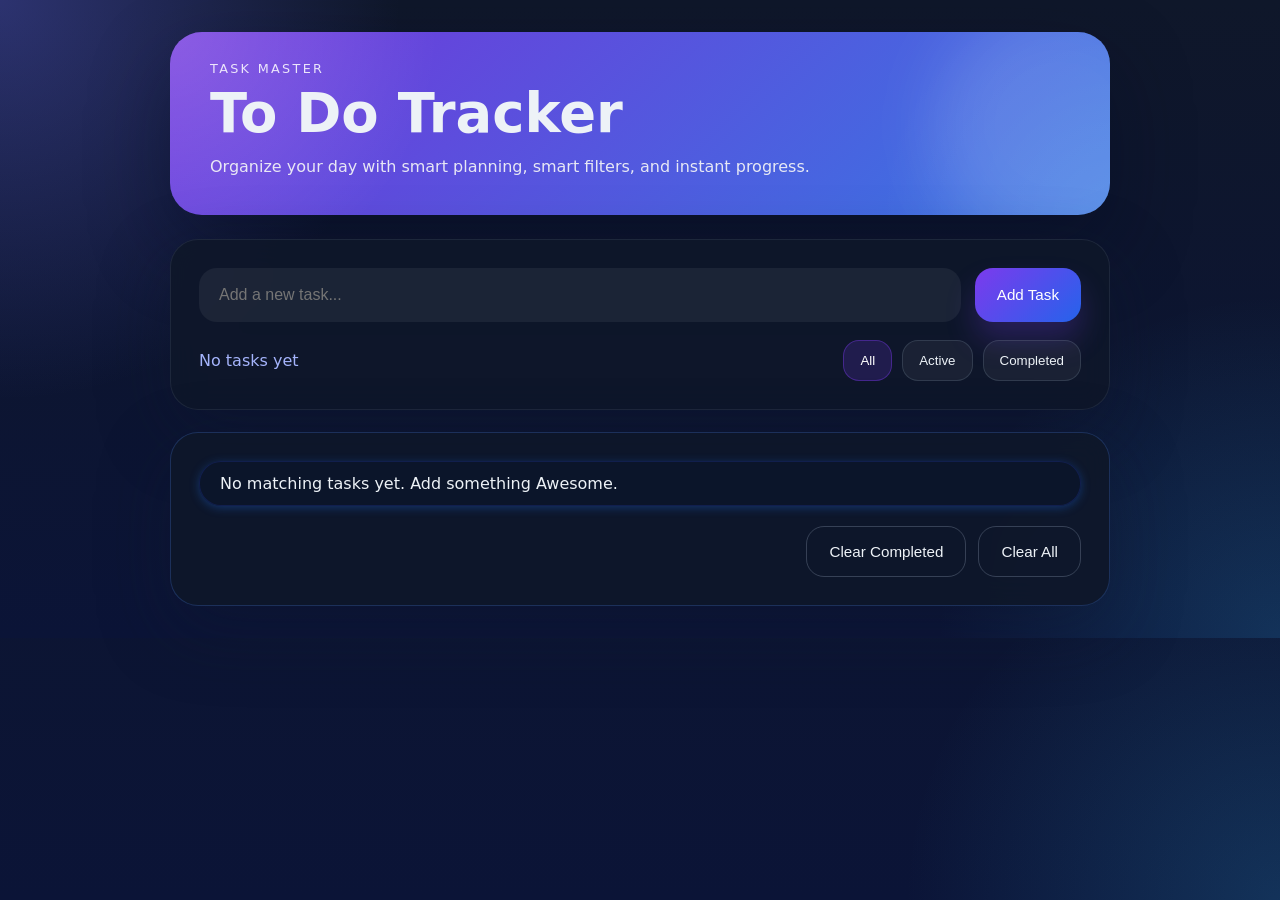
<file: index.html>
﻿<!DOCTYPE html>
<html lang="en">
<head>
    <meta charset="UTF-8">
    <meta name="viewport" content="width=device-width, initial-scale=1.0">
    <title>To Do Tracker</title>
    <link rel="icon" href="images/favicon.ico">
    <link rel="preload" href="CSS/style.css" as="style" type="text/css">
    <link rel="stylesheet" href="CSS/style.css" type="text/css">
</head>
<body>
    <div id="cursor"></div>

    <div class="app-shell" aria-hidden="true" hidden>
        <header class="hero">
            <div class="hero-copy">
                <p class="eyebrow">Task Master</p>
                <h1>To Do Tracker</h1>
                <p class="subtitle">Organize your day with smart planning, smart filters, and instant progress.</p>
            </div>
            <div class="hero-figure" aria-hidden="true"></div>
        </header>
        
        <main class="tracker">
            <section class="input-card">
                <div class="input-row">
                    <input id="taskInput" type="text" placeholder="Add a new task..." aria-label="New task">
                    <button id="addButton" class="btn-primary">Add Task</button>
                </div>
                <div class="status-bar">
                    <span id="countLabel">0 tasks</span>
                    
                    <div class="toggle-group" role="group" aria-label="Task filters">
                        <button class="filter-btn active" data-filter="all">All</button>
                        <button class="filter-btn" data-filter="active">Active</button>
                        <button class="filter-btn" data-filter="completed">Completed</button>
                    </div>
                </div>
            </section>
            <section class="todo-card">
                <ul id="todoList" class="todo-list" aria-live="polite"></ul>
                <div class="todo-actions">
                    <button id="clearCompleted" class="btn-outline">Clear Completed</button>
                    <button id="clearAll" class="btn-outline">Clear All</button>
                </div>
            </section>
        </main>
    </div>
    <script src="JS/script.js" defer></script>
</body>
</html>
</file>
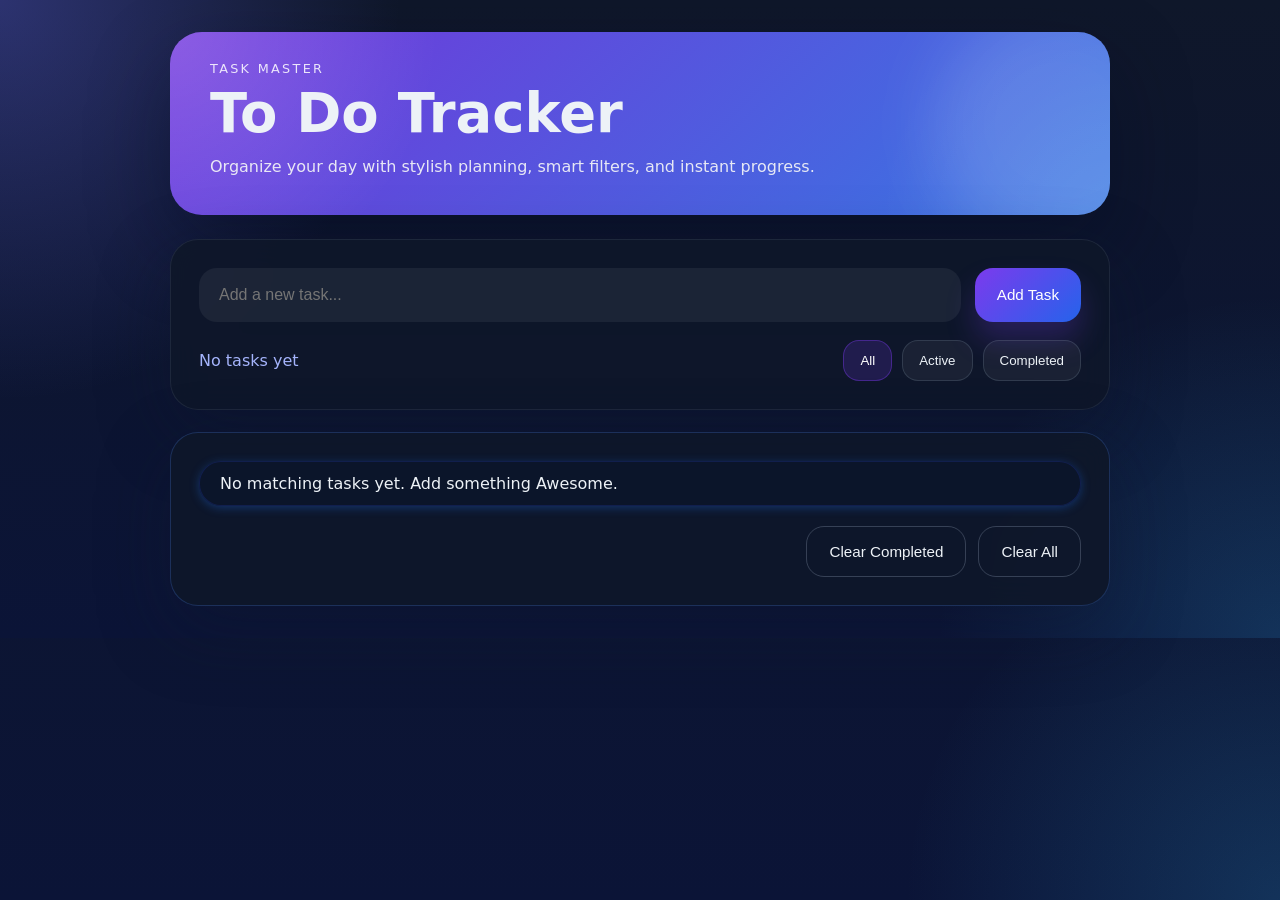
<file: idex.html>
﻿<!DOCTYPE html>
<html lang="en">
<head>
    <meta charset="UTF-8">
    <meta name="viewport" content="width=device-width, initial-scale=1.0">
    <title>To Do Tracker</title>
    <link rel="stylesheet" href="CSS/style.css">
</head>
<body>
    <div class="app-shell" aria-hidden="true" hidden>
        <header class="hero">
            <div class="hero-copy">
                <p class="eyebrow">Task Master</p>
                <h1>To Do Tracker</h1>
                <p class="subtitle">Organize your day with stylish planning, smart filters, and instant progress.</p>
            </div>
            <div class="hero-figure" aria-hidden="true"></div>
        </header>
        
        <main class="tracker">
            <section class="input-card">
                <div class="input-row">
                    <input id="taskInput" type="text" placeholder="Add a new task..." aria-label="New task">
                    <button id="addButton" class="btn-primary">Add Task</button>
                </div>
                <div class="status-bar">
                    <span id="countLabel">0 tasks</span>
                    
                    <div class="toggle-group" role="group" aria-label="Task filters">
                        <button class="filter-btn active" data-filter="all">All</button>
                        <button class="filter-btn" data-filter="active">Active</button>
                        <button class="filter-btn" data-filter="completed">Completed</button>
                    </div>
                </div>
            </section>
            <section class="todo-card">
                <ul id="todoList" class="todo-list" aria-live="polite"></ul>
                <div class="todo-actions">
                    <button id="clearCompleted" class="btn-outline">Clear Completed</button>
                    <button id="clearAll" class="btn-outline">Clear All</button>
                </div>
            </section>
        </main>
    </div>
    <script src="JS/script.js"></script>
</body>
</html>
</file>
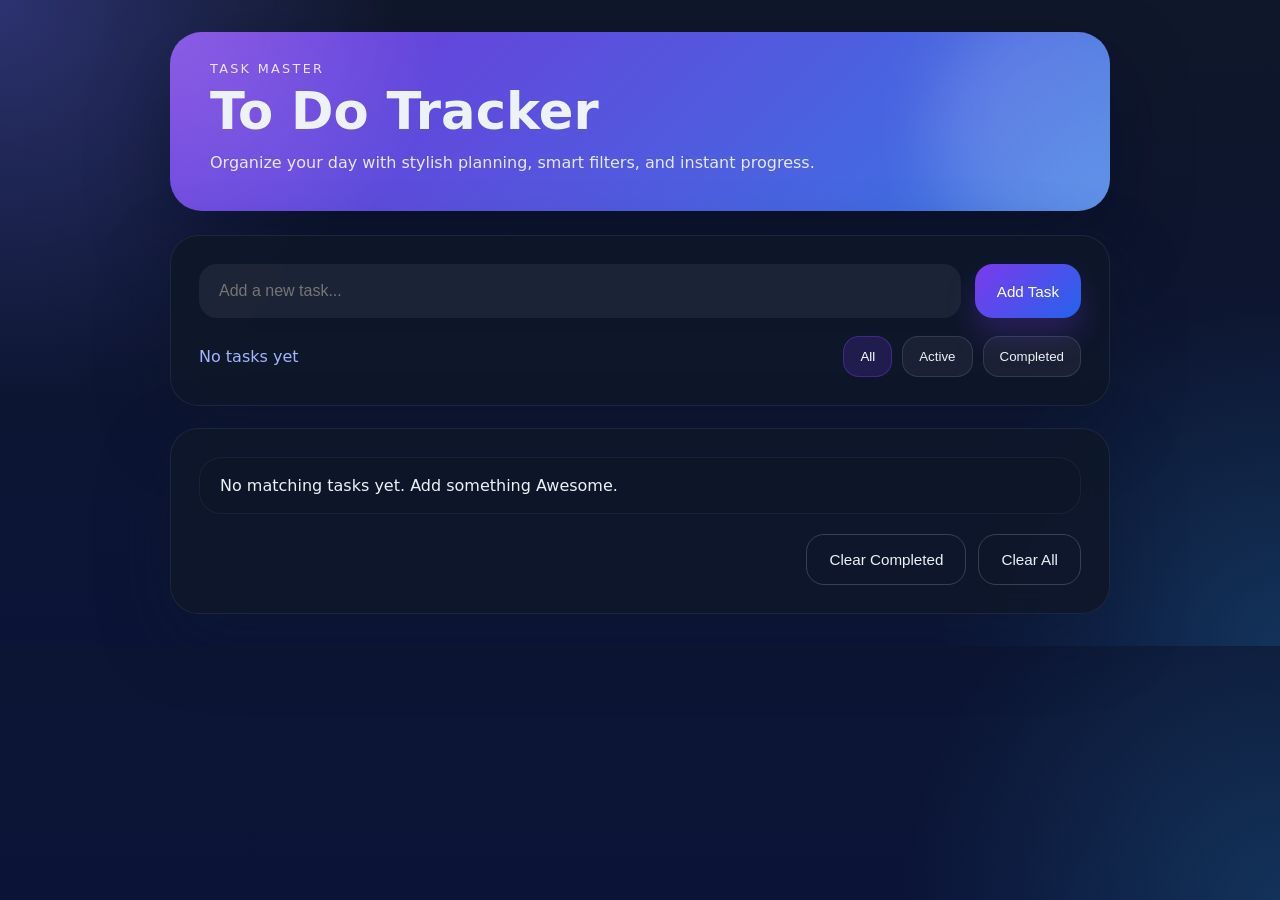
<file: To do tracker/idex.html>
﻿<!DOCTYPE html>
<html lang="en">
<head>
    <meta charset="UTF-8">
    <meta name="viewport" content="width=device-width, initial-scale=1.0">
    <title>To Do Tracker</title>
    <link rel="stylesheet" href="CSS/style.css">
</head>
<body>
    <div class="app-shell">
        <header class="hero">
            <div class="hero-copy">
                <p class="eyebrow">Task Master</p>
                <h1>To Do Tracker</h1>
                <p class="subtitle">Organize your day with stylish planning, smart filters, and instant progress.</p>
            </div>
            <div class="hero-figure" aria-hidden="true"></div>
        </header>
        
        <main class="tracker">
            <section class="input-card">
                <div class="input-row">
                    <input id="taskInput" type="text" placeholder="Add a new task..." aria-label="New task">
                    <button id="addButton" class="btn-primary">Add Task</button>
                </div>
                <div class="status-bar">
                    <span id="countLabel">0 tasks</span>
                    
                    <div class="toggle-group" role="group" aria-label="Task filters">
                        <button class="filter-btn active" data-filter="all">All</button>
                        <button class="filter-btn" data-filter="active">Active</button>
                        <button class="filter-btn" data-filter="completed">Completed</button>
                    </div>
                </div>
            </section>
            <section class="todo-card">
                <ul id="todoList" class="todo-list" aria-live="polite"></ul>
                <div class="todo-actions">
                    <button id="clearCompleted" class="btn-outline">Clear Completed</button>
                    <button id="clearAll" class="btn-outline">Clear All</button>
                </div>
            </section>
        </main>
    </div>
    <script src="JS/script.js"></script>
</body>
</html>
</file>
<file: CSS/style.css>
﻿:root {
    --bg-start: #0f172a;
    --bg-end: #0b1437;
    --surface: rgba(255, 255, 255, 0.08);
    --surface-strong: rgba(255, 255, 255, 0.11);
    --text: #edf2f7;
    --muted: #a5b4fc;
    --accent: #7c3aed;
    --accent-soft: rgba(124, 58, 237, 0.15);
    --danger: #f97316;
    --success: #34d399;
    --shadow: 0 32px 80px rgba(6, 10, 34, 0.38);
}

* {
    color-scheme: dark;
    box-sizing: border-box;
    scroll-behavior: smooth;
}

/* Scollbar */
::-webkit-scrollbar {
    width: 8px;
}

::-webkit-scrollbar-track {
    background-color: rgb(22, 29, 68);
}

::-webkit-scrollbar-thumb {
    background-color: rgb(9, 73, 156);
}


html, body {
    margin: 0;
    min-height: 100%;
    font-family: Inter, ui-sans-serif, system-ui, -apple-system, BlinkMacSystemFont, "Segoe UI", sans-serif;
    color: var(--text);
    background:
        radial-gradient(circle at top left, rgba(99, 102, 241, 0.35), transparent 28%),
        radial-gradient(circle at bottom right, rgba(56, 189, 248, 0.18), transparent 24%),
        linear-gradient(180deg, var(--bg-start), var(--bg-end));
}

body {
    padding: 32px;
}

.app-shell {
    max-width: 940px;
    margin: 0 auto;
    display: grid;
    gap: 24px;
}

.hero {
    position: relative;
    overflow: hidden;
    padding: 1.8em 2.5em 2.5em;
    border-radius: 32px;
    background: linear-gradient(135deg, rgba(124, 58, 237, 0.9), rgba(59, 130, 246, 0.9));
    box-shadow: var(--shadow);
}

.hero::after {
    content: "";
    position: absolute;
    inset: 0;
    background: radial-gradient(circle at top left, rgba(255,255,255,0.18), transparent 28%),
                radial-gradient(circle at bottom right, rgba(255,255,255,0.1), transparent 24%);
    pointer-events: none;
}

.hero-copy {
    position: relative;
    z-index: 1;
}

.eyebrow {
    margin: 0 0 .6rem;
    color: rgba(255, 255, 255, 0.85);
    text-transform: uppercase;
    letter-spacing: 0.18em;
    font-size: 0.8rem;
}

.hero h1 {
    margin: 0 0 16px;
    font-size: clamp(2.25rem, 3vw + 1rem, 4rem);
    line-height: 1.05;
}

.subtitle {
    margin: 0;
    max-width: 640px;
    color: rgba(243, 244, 246, 0.92);
    font-size: 1rem;
    line-height: 1.0;
}

.hero-figure {
    position: absolute;
    right: -80px;
    bottom: -40px;
    width: 260px;
    height: 260px;
    background: rgba(255,255,255,0.12);
    border-radius: 50%;
    filter: blur(32px);
}

.tracker {
    display: grid;
    gap: 22px;
}

.input-card,
.todo-card {
    padding: 28px;
    border-radius: 28px;
    background: rgba(15, 23, 42, 0.92);
    border: 1px solid rgba(148, 163, 184, 0.12);
    backdrop-filter: blur(14px);
    box-shadow: 0 24px 70px rgba(15, 23, 42, 0.35);
}

.todo-card {
    border: 1px solid rgba(37, 64, 117, 0.644);
}

.input-row {
    display: grid;
    grid-template-columns: 1fr auto;
    gap: 14px;
}

input[type="text"] {
    width: 100%;
    border: none;
    padding: 18px 20px;
    caret-color: #538aff;
    border-radius: 18px;
    font-size: 1rem;
    color: var(--text);
    background: rgba(255,255,255,0.06);
    outline: none;
    transition: 0.3s ease;
}

input[type="text"]:hover{
    transition: .4s ease;
    transform: translate(0, -1px);
    box-shadow: 0 0 8px rgba(21, 123, 218, 0.555);
}

input[type="text"]:focus {
    box-shadow: 0 0 4px rgba(105, 170, 255, 0.644);
    background: rgba(255,255,255,0.12);
    transform: translateY(-1px);
}

.btn-primary,
.btn-outline {
    border: none;
    border-radius: 18px;
    padding: 16px 22px;
    font-size: 0.95rem;
    cursor: pointer;
    transition: transform 0.2s ease, box-shadow 0.2s ease;
}

.btn-primary {
    background: linear-gradient(135deg, #7c3aed, #2563eb);
    color: #fff;
    box-shadow: 0 18px 30px rgba(124, 58, 237, 0.24);
}

.btn-outline {
    background: transparent;
    border: 1px solid rgba(148, 163, 184, 0.3);
    color: var(--text);
}

.btn-primary:hover,
.btn-outline:hover {
    transform: translateY(-2px);
}

.status-bar {
    margin-top: 18px;
    display: flex;
    flex-wrap: wrap;
    align-items: center;
    justify-content: space-between;
    gap: 14px;
    color: var(--muted);
}

.toggle-group {
    display: flex;
    gap: 10px;
}

.filter-btn {
    border: 1px solid rgba(148, 163, 184, 0.2);
    background: rgba(255,255,255,0.05);
    color: var(--text);
    padding: 12px 16px;
    border-radius: 16px;
    cursor: pointer;
    transition: background 0.2s ease, color 0.2s ease;
}

.filter-btn.active {
    background: rgba(124, 58, 237, 0.18);
    color: #fff;
    border-color: rgba(124, 58, 237, 0.4);
}

.todo-list {
    list-style: none;
    margin: 0;
    padding: 0;
    display: grid;
    gap: 14px;
}

.todo-item{
    position: relative;
    display: grid;
    grid-template-columns: auto 1fr auto;
    gap: 16px;
    align-items: center;
    padding: .75rem 20px;
    border-radius: 22px;
    background: rgba(12, 22, 43, 0.658);
    box-shadow: 0 2px 10px rgba(26, 83, 175, 0.493);
    border: 1px solid rgba(25, 43, 122, 0.445);
    transition: .15s ease;
}

.todo-item:hover:has(input) {
    transform: translate(18px, 0);
}

.todo-item.completed {
    background: rgba(52, 211, 153, 0.08);
    border-color: rgba(52, 211, 153, 0.2);
}

.todo-item input[type="checkbox"] {
    color-scheme: light;
    width: 20px;
    height: 20px;
    accent-color: var(--accent);
}

.todo-item label {
    margin: 0;
    font-size: 1rem;
    color: var(--text);
    cursor: pointer;
    transition: color 0.2s ease;
}

.todo-item.completed label {
    color: rgba(255,255,255,0.65);
    text-decoration: line-through;
}

.delete-btn {
    border: none;
    background: none;
    color: rgba(248, 113, 16, 0.9);
    cursor: pointer;
    font-size: 1.1rem;
    padding: 8px;
    border-radius: 50%;
    transition: background 0.2s ease;
}

.delete-btn:hover {
    background: rgba(248, 113, 16, 0.14);
}

.todo-actions {
    margin-top: 20px;
    display: flex;
    justify-content: flex-end;
    gap: 12px;
}

#cursor {
	display: none;
    width: 20px;
    height: 20px;
    border-radius: 50%;
    position: fixed;
    pointer-events: none;
    background: rgba(59,130,246,.6);
	box-shadow: 0 0 35px #57e6ffc5;
    backdrop-filter: blur(5px);
    z-index: 99999999999999;
}


@media (max-width: 720px) {
    body {
        padding: 18px;
    }

    .hero {
        padding: 28px;
    }

    .hero-figure {
        width: 200px;
        height: 200px;
        right: -60px;
        bottom: -30px;
    }

    .input-row {
        grid-template-columns: 1fr;
    }

    .todo-item {
        grid-template-columns: auto 1fr;
    }

    .todo-actions {
        flex-direction: column;
        align-items: stretch;
    }
}
</file>
<file: To do tracker/CSS/style.css>
﻿:root {
    --bg-start: #0f172a;
    --bg-end: #0b1437;
    --surface: rgba(255, 255, 255, 0.08);
    --surface-strong: rgba(255, 255, 255, 0.11);
    --text: #edf2f7;
    --muted: #a5b4fc;
    --accent: #7c3aed;
    --accent-soft: rgba(124, 58, 237, 0.15);
    --danger: #f97316;
    --success: #34d399;
    --shadow: 0 32px 80px rgba(6, 10, 34, 0.38);
}

* {
    box-sizing: border-box;
    scroll-behavior: smooth;
}

html, body {
    margin: 0;
    min-height: 100%;
    font-family: Inter, ui-sans-serif, system-ui, -apple-system, BlinkMacSystemFont, "Segoe UI", sans-serif;
    color: var(--text);
    background:
        radial-gradient(circle at top left, rgba(99, 102, 241, 0.35), transparent 28%),
        radial-gradient(circle at bottom right, rgba(56, 189, 248, 0.18), transparent 24%),
        linear-gradient(180deg, var(--bg-start), var(--bg-end));
}

body {
    padding: 32px;
}

.app-shell {
    max-width: 940px;
    margin: 0 auto;
    display: grid;
    gap: 24px;
}

.hero {
    position: relative;
    overflow: hidden;
    padding: 1.8rem 2.5rem 2.5rem;
    border-radius: 32px;
    background: linear-gradient(135deg, rgba(124, 58, 237, 0.9), rgba(59, 130, 246, 0.9));
    box-shadow: var(--shadow);
}

.hero::after {
    content: "";
    position: absolute;
    inset: 0;
    background: radial-gradient(circle at top left, rgba(255,255,255,0.18), transparent 28%),
                radial-gradient(circle at bottom right, rgba(255,255,255,0.1), transparent 24%);
    pointer-events: none;
}

.hero-copy {
    position: relative;
    z-index: 1;
}

.eyebrow {
    margin: 0 0 0.6rem;
    color: rgba(255, 255, 255, 0.85);
    text-transform: uppercase;
    letter-spacing: 0.18em;
    font-size: 0.8rem;
}

.hero h1 {
    margin: 0 0 16px;
    font-size: clamp(2.6rem, 4vw, 4rem);
    line-height: 1.05;
}

.subtitle {
    margin: 0;
    max-width: 640px;
    color: rgba(243, 244, 246, 0.92);
    font-size: 1rem;
    line-height: 1.0;
}

.hero-figure {
    position: absolute;
    right: -80px;
    bottom: -40px;
    width: 260px;
    height: 260px;
    background: rgba(255,255,255,0.12);
    border-radius: 50%;
    filter: blur(32px);
}

.tracker {
    display: grid;
    gap: 22px;
}

.input-card,
.todo-card {
    padding: 28px;
    border-radius: 28px;
    background: rgba(15, 23, 42, 0.92);
    border: 1px solid rgba(148, 163, 184, 0.12);
    backdrop-filter: blur(14px);
    box-shadow: 0 24px 70px rgba(15, 23, 42, 0.35);
}

.input-row {
    display: grid;
    grid-template-columns: 1fr auto;
    gap: 14px;
}

input[type="text"] {
    width: 100%;
    border: none;
    padding: 18px 20px;
    caret-color: #538aff;
    border-radius: 18px;
    font-size: 1rem;
    color: var(--text);
    background: rgba(255,255,255,0.06);
    outline: none;
    transition: transform 0.2s ease, background 0.2s ease;
}

input[type="text"]:focus {
    box-shadow: 0 0 4px rgba(105, 170, 255, 0.644);
    background: rgba(255,255,255,0.12);
    transform: translateY(-1px);
}

.btn-primary,
.btn-outline {
    border: none;
    border-radius: 18px;
    padding: 16px 22px;
    font-size: 0.95rem;
    cursor: pointer;
    transition: transform 0.2s ease, box-shadow 0.2s ease;
}

.btn-primary {
    background: linear-gradient(135deg, #7c3aed, #2563eb);
    color: #fff;
    box-shadow: 0 18px 30px rgba(124, 58, 237, 0.24);
}

.btn-outline {
    background: transparent;
    border: 1px solid rgba(148, 163, 184, 0.3);
    color: var(--text);
}

.btn-primary:hover,
.btn-outline:hover {
    transform: translateY(-2px);
}

.status-bar {
    margin-top: 18px;
    display: flex;
    flex-wrap: wrap;
    align-items: center;
    justify-content: space-between;
    gap: 14px;
    color: var(--muted);
}

.toggle-group {
    display: flex;
    gap: 10px;
}

.filter-btn {
    border: 1px solid rgba(148, 163, 184, 0.2);
    background: rgba(255,255,255,0.05);
    color: var(--text);
    padding: 12px 16px;
    border-radius: 16px;
    cursor: pointer;
    transition: background 0.2s ease, color 0.2s ease;
}

.filter-btn.active {
    background: rgba(124, 58, 237, 0.18);
    color: #fff;
    border-color: rgba(124, 58, 237, 0.4);
}

.todo-list {
    list-style: none;
    margin: 0;
    padding: 0;
    display: grid;
    gap: 14px;
}

.todo-item {
    display: grid;
    grid-template-columns: auto 1fr auto;
    gap: 16px;
    align-items: center;
    padding: 18px 20px;
    border-radius: 22px;
    background: rgba(15, 23, 42, 0.7);
    border: 1px solid rgba(255,255,255,0.05);
    position: relative;
}

.todo-item.completed {
    background: rgba(52, 211, 153, 0.08);
    border-color: rgba(52, 211, 153, 0.2);
}

.todo-item input[type="checkbox"] {
    width: 20px;
    height: 20px;
    accent-color: var(--accent);
}

.todo-item label {
    margin: 0;
    font-size: 1rem;
    color: var(--text);
    cursor: pointer;
    transition: color 0.2s ease;
}

.todo-item.completed label {
    color: rgba(255,255,255,0.65);
    text-decoration: line-through;
}

.delete-btn {
    border: none;
    background: none;
    color: rgba(248, 113, 16, 0.9);
    cursor: pointer;
    font-size: 1.1rem;
    padding: 8px;
    border-radius: 50%;
    transition: background 0.2s ease;
}

.delete-btn:hover {
    background: rgba(248, 113, 16, 0.14);
}

.todo-actions {
    margin-top: 20px;
    display: flex;
    justify-content: flex-end;
    gap: 12px;
}

::-webkit-scrollbar {
    width: 8px;
}

::-webkit-scrollbar-track {
    background-color: rgb(22, 29, 68);
}

::-webkit-scrollbar-thumb {
    background-color: rgb(9, 73, 156);
}

@media (max-width: 720px) {
    body {
        padding: 18px;
    }

    .hero {
        padding: 28px;
    }

    .hero-figure {
        width: 200px;
        height: 200px;
        right: -60px;
        bottom: -30px;
    }

    .input-row {
        grid-template-columns: 1fr;
    }

    .todo-item {
        grid-template-columns: auto 1fr;
    }

    .todo-actions {
        flex-direction: column;
        align-items: stretch;
    }
}
</file>
